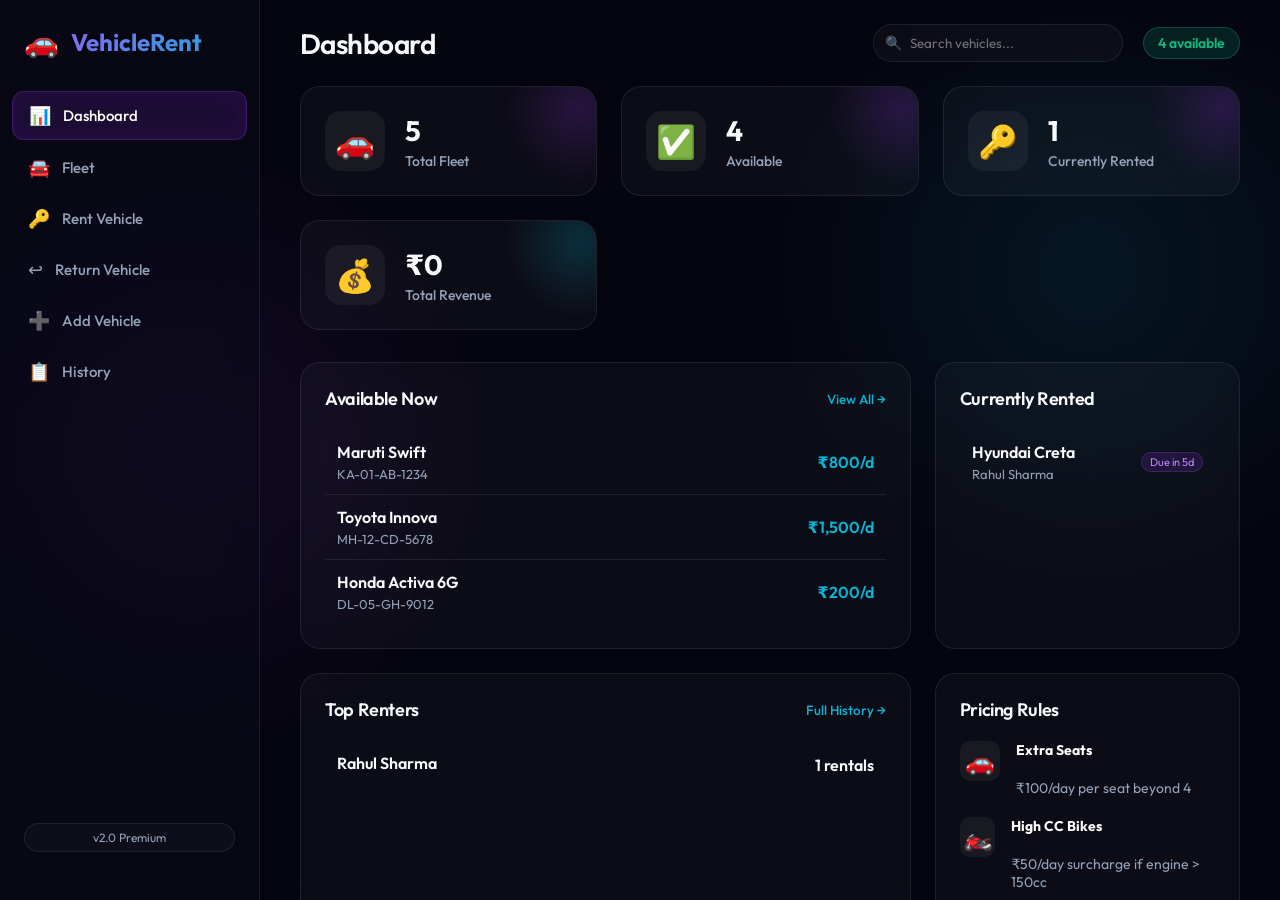
<file: index.html>
<!DOCTYPE html>
<html lang="en">
<head>
  <meta charset="UTF-8" />
  <meta name="viewport" content="width=device-width, initial-scale=1.0" />
  <title>VehicleRent — Premium Rental System</title>
  <meta name="description" content="A modern vehicle rental management system for cars and bikes." />
  <link rel="preconnect" href="https://fonts.googleapis.com" />
  <link rel="preconnect" href="https://fonts.gstatic.com" crossorigin />
  <link href="https://fonts.googleapis.com/css2?family=Outfit:wght@300;400;500;600;700;800&display=swap" rel="stylesheet" />
  <link rel="stylesheet" href="style.css" />
</head>
<body>

  <aside class="sidebar" id="sidebar">
    <div class="sidebar-logo">
      <div class="logo-icon">🚗</div>
      <span class="logo-text">VehicleRent</span>
    </div>

    <nav class="sidebar-nav">
      <button class="nav-btn active" data-section="dashboard" id="nav-dashboard">
        <span class="nav-icon">📊</span>
        <span class="nav-label">Dashboard</span>
      </button>
      <button class="nav-btn" data-section="fleet" id="nav-fleet">
        <span class="nav-icon">🚘</span>
        <span class="nav-label">Fleet</span>
      </button>
      <button class="nav-btn" data-section="rent" id="nav-rent">
        <span class="nav-icon">🔑</span>
        <span class="nav-label">Rent Vehicle</span>
      </button>
      <button class="nav-btn" data-section="return" id="nav-return">
        <span class="nav-icon">↩️</span>
        <span class="nav-label">Return Vehicle</span>
      </button>
      <button class="nav-btn" data-section="add" id="nav-add">
        <span class="nav-icon">➕</span>
        <span class="nav-label">Add Vehicle</span>
      </button>
      <button class="nav-btn" data-section="history" id="nav-history">
        <span class="nav-icon">📋</span>
        <span class="nav-label">History</span>
      </button>
    </nav>

    <div class="sidebar-footer">
      <div class="version-badge">v2.0 Premium</div>
    </div>
  </aside>

  <main class="main-content">

    <header class="topbar">
      <div class="topbar-left">
        <button class="menu-toggle" id="menuToggle">☰</button>
        <h1 class="page-title" id="pageTitle">Dashboard</h1>
      </div>
      <div class="topbar-right">
        <div class="search-wrapper">
          <span class="search-icon">🔍</span>
          <input type="text" id="globalSearch" class="search-input" placeholder="Search vehicles..." />
        </div>
        <div class="topbar-badge">
          <span id="availableCount">0</span> available
        </div>
      </div>
    </header>

    <section class="section active" id="section-dashboard">
      <div class="stats-grid">
        <div class="stat-card stat-total">
          <div class="stat-icon">🚗</div>
          <div class="stat-info">
            <div class="stat-value" id="stat-total">0</div>
            <div class="stat-label">Total Fleet</div>
          </div>
          <div class="stat-glow"></div>
        </div>
        <div class="stat-card stat-available">
          <div class="stat-icon">✅</div>
          <div class="stat-info">
            <div class="stat-value" id="stat-available">0</div>
            <div class="stat-label">Available</div>
          </div>
          <div class="stat-glow"></div>
        </div>
        <div class="stat-card stat-rented">
          <div class="stat-icon">🔑</div>
          <div class="stat-info">
            <div class="stat-value" id="stat-rented">0</div>
            <div class="stat-label">Currently Rented</div>
          </div>
          <div class="stat-glow"></div>
        </div>
        <div class="stat-card stat-revenue">
          <div class="stat-icon">💰</div>
          <div class="stat-info">
            <div class="stat-value" id="stat-revenue">₹0</div>
            <div class="stat-label">Total Revenue</div>
          </div>
          <div class="stat-glow"></div>
        </div>
      </div>

      <div class="dashboard-grid">

        <div class="dash-card">
          <div class="dash-card-header">
            <h2 class="dash-card-title">Available Now</h2>
            <button class="link-btn" data-section="fleet">View All →</button>
          </div>
          <div class="mini-fleet" id="dashAvailable"></div>
        </div>

        <div class="dash-card">
          <div class="dash-card-header">
            <h2 class="dash-card-title">Currently Rented</h2>
          </div>
          <div class="rented-list" id="dashRented"></div>
        </div>

        <div class="dash-card">
          <div class="dash-card-header">
            <h2 class="dash-card-title">Top Renters</h2>
            <button class="link-btn" data-section="history">Full History →</button>
          </div>
          <div id="dashRenters"></div>
        </div>

        <div class="dash-card">
          <div class="dash-card-header">
            <h2 class="dash-card-title">Pricing Rules</h2>
          </div>
          <div class="rules-list">
            <div class="rule-item">
              <span class="rule-icon">🚗</span>
              <div><strong>Extra Seats</strong><br/>₹100/day per seat beyond 4</div>
            </div>
            <div class="rule-item">
              <span class="rule-icon">🏍️</span>
              <div><strong>High CC Bikes</strong><br/>₹50/day surcharge if engine &gt; 150cc</div>
            </div>
            <div class="rule-item">
              <span class="rule-icon">📅</span>
              <div><strong>Long-Term Discount</strong><br/>10% off for rentals &gt; 7 days</div>
            </div>
            <div class="rule-item">
              <span class="rule-icon">⭐</span>
              <div><strong>Loyalty Discount</strong><br/>5% off for returning customers</div>
            </div>
            <div class="rule-item">
              <span class="rule-icon">⚠️</span>
              <div><strong>Late Return Penalty</strong><br/>20% of base rate per extra day</div>
            </div>
          </div>
        </div>
      </div>
    </section>

    <section class="section" id="section-fleet">
      <div class="fleet-controls">
        <div class="filter-tabs">
          <button class="filter-btn active" data-filter="all" id="filter-all">All</button>
          <button class="filter-btn" data-filter="car" id="filter-car">Cars</button>
          <button class="filter-btn" data-filter="bike" id="filter-bike">Bikes</button>
          <button class="filter-btn" data-filter="available" id="filter-available">Available</button>
          <button class="filter-btn" data-filter="rented" id="filter-rented">Rented</button>
        </div>
        <button class="btn-primary" id="fleetAddBtn">+ Add Vehicle</button>
      </div>
      <div class="vehicles-grid" id="vehiclesGrid"></div>
      <div class="empty-state hidden" id="fleetEmpty">
        <div class="empty-icon">🚗</div>
        <p>No vehicles found.</p>
      </div>
    </section>

    <section class="section" id="section-rent">
      <div class="form-container">
        <div class="form-card">
          <div class="form-card-header">
            <div class="form-card-icon">🔑</div>
            <div>
              <h2>Rent a Vehicle</h2>
              <p class="form-subtitle">Fill in the details to rent a vehicle from the fleet.</p>
            </div>
          </div>

          <div class="form-body">
            <div class="form-group">
              <label class="form-label" for="rentVehicleSelect">Select Vehicle</label>
              <select class="form-control" id="rentVehicleSelect">
                <option value="">— Choose an available vehicle —</option>
              </select>
            </div>

            <div class="vehicle-preview hidden" id="rentPreview">
              <div class="preview-card" id="rentPreviewCard"></div>
            </div>

            <div class="form-group">
              <label class="form-label" for="rentRenterName">Renter Name</label>
              <input type="text" class="form-control" id="rentRenterName" placeholder="e.g. Rahul Sharma" />
            </div>

            <div class="form-group">
              <label class="form-label" for="rentDays">Number of Days</label>
              <input type="number" class="form-control" id="rentDays" min="1" max="365" placeholder="e.g. 5" />
            </div>

            <div class="form-group">
              <label class="form-label" for="rentStartDate">Start Date</label>
              <input type="date" class="form-control" id="rentStartDate" />
            </div>

            <div class="cost-preview hidden" id="costPreview">
              <div class="cost-breakdown" id="costBreakdown"></div>
            </div>

            <button class="btn-primary btn-full" id="rentSubmitBtn">🔑 Confirm Rental</button>
          </div>
        </div>
      </div>
    </section>

    <section class="section" id="section-return">
      <div class="form-container">
        <div class="form-card">
          <div class="form-card-header">
            <div class="form-card-icon">↩️</div>
            <div>
              <h2>Return a Vehicle</h2>
              <p class="form-subtitle">Process a vehicle return and calculate the final bill.</p>
            </div>
          </div>

          <div class="form-body">
            <div class="form-group">
              <label class="form-label" for="returnVehicleSelect">Select Rented Vehicle</label>
              <select class="form-control" id="returnVehicleSelect">
                <option value="">— Choose a rented vehicle —</option>
              </select>
            </div>

            <div class="return-preview hidden" id="returnPreview">
              <div class="preview-card" id="returnPreviewCard"></div>
            </div>

            <div class="form-group">
              <label class="form-label" for="returnActualDays">Actual Days Kept</label>
              <input type="number" class="form-control" id="returnActualDays" min="1" placeholder="Leave blank to auto-calculate" />
              <span class="form-hint">Leave blank to auto-calculate from start date</span>
            </div>

            <div class="return-bill hidden" id="returnBill"></div>

            <button class="btn-danger btn-full" id="returnSubmitBtn">↩️ Process Return</button>
          </div>
        </div>
      </div>
    </section>

    <section class="section" id="section-add">
      <div class="form-container">
        <div class="form-card">
          <div class="form-card-header">
            <div class="form-card-icon">➕</div>
            <div>
              <h2>Add New Vehicle</h2>
              <p class="form-subtitle">Register a new vehicle to the fleet.</p>
            </div>
          </div>

          <div class="form-body">
            <div class="type-toggle-group">
              <button class="type-toggle active" data-type="Car" id="typeToggleCar">🚗 Car</button>
              <button class="type-toggle" data-type="Bike" id="typeToggleBike">🏍️ Bike</button>
            </div>

            <div class="form-grid">
              <div class="form-group">
                <label class="form-label" for="addVehicleNum">Vehicle Number</label>
                <input type="text" class="form-control" id="addVehicleNum" placeholder="e.g. KA-01-AB-1234" />
              </div>
              <div class="form-group">
                <label class="form-label" for="addBrand">Brand / Model</label>
                <input type="text" class="form-control" id="addBrand" placeholder="e.g. Maruti Swift" />
              </div>
              <div class="form-group">
                <label class="form-label" for="addBasePrice">Base Price / Day (₹)</label>
                <input type="number" class="form-control" id="addBasePrice" min="1" placeholder="e.g. 800" />
              </div>

              <div class="form-group" id="carField">
                <label class="form-label" for="addSeats">Number of Seats</label>
                <input type="number" class="form-control" id="addSeats" min="1" max="50" placeholder="e.g. 5" />
              </div>

              <div class="form-group hidden" id="bikeField">
                <label class="form-label" for="addEngineCC">Engine CC</label>
                <input type="number" class="form-control" id="addEngineCC" min="1" placeholder="e.g. 200" />
              </div>
            </div>

            <div class="add-preview" id="addPreview"></div>

            <button class="btn-primary btn-full" id="addSubmitBtn">➕ Add to Fleet</button>
          </div>
        </div>
      </div>
    </section>

    <section class="section" id="section-history">
      <div class="history-grid">
        <div class="dash-card">
          <div class="dash-card-header">
            <h2 class="dash-card-title">Rental Transactions</h2>
            <button class="btn-outline btn-sm" id="clearHistoryBtn">Clear</button>
          </div>
          <div id="transactionList"></div>
        </div>
        <div class="dash-card">
          <div class="dash-card-header">
            <h2 class="dash-card-title">Renter Leaderboard</h2>
          </div>
          <div id="renterLeaderboard"></div>
        </div>
      </div>
    </section>

  </main>

  <div class="toast-container" id="toastContainer"></div>

  <div class="modal-overlay hidden" id="confirmModal">
    <div class="modal">
      <h3 id="confirmTitle">Confirm Action</h3>
      <p id="confirmMessage"></p>
      <div class="modal-actions">
        <button class="btn-outline" id="confirmCancel">Cancel</button>
        <button class="btn-danger" id="confirmOk">Confirm</button>
      </div>
    </div>
  </div>

  <script src="app.js"></script>
</body>
</html>
</file>
<file: style.css>
:root {

  --bg-dark: #05050f;
  --bg-surface: rgba(255, 255, 255, 0.03);
  --bg-surface-hover: rgba(255, 255, 255, 0.06);
  --border-glass: rgba(255, 255, 255, 0.08);
  --primary-purple: #9333ea;
  --primary-cyan: #06b6d4;
  --accent-gradient: linear-gradient(135deg, #a855f7, #06b6d4);
  --text-main: #f8fafc;
  --text-muted: #94a3b8;
  --success: #10b981;
  --danger: #ef4444;
  --warning: #f59e0b;

  --font-main: 'Outfit', system-ui, -apple-system, sans-serif;
}

* {
  box-sizing: border-box;
  margin: 0;
  padding: 0;
}

body {
  background-color: var(--bg-dark);
  color: var(--text-main);
  font-family: var(--font-main);
  display: flex;
  min-height: 100vh;
  overflow-x: hidden;
  background-image: 
    radial-gradient(circle at 15% 50%, rgba(147, 51, 234, 0.1), transparent 25%),
    radial-gradient(circle at 85% 30%, rgba(6, 182, 212, 0.1), transparent 25%);
}

h1, h2, h3 { font-weight: 600; letter-spacing: -0.02em; }
button { cursor: pointer; font-family: inherit; }
a { color: inherit; text-decoration: none; }
.hidden { display: none !important; }

.sidebar {
  width: 260px;
  background: rgba(10, 10, 25, 0.6);
  backdrop-filter: blur(20px);
  border-right: 1px solid var(--border-glass);
  display: flex;
  flex-direction: column;
  padding: 24px 0;
  z-index: 10;
  transition: all 0.3s ease;
}

.sidebar-logo {
  display: flex;
  align-items: center;
  gap: 12px;
  padding: 0 24px 32px;
  font-size: 24px;
  font-weight: 700;
  background: var(--accent-gradient);
  -webkit-background-clip: text;
  -webkit-text-fill-color: transparent;
}

.logo-icon { font-size: 28px; -webkit-text-fill-color: initial; }

.sidebar-nav {
  display: flex;
  flex-direction: column;
  gap: 4px;
  padding: 0 12px;
  flex: 1;
}

.nav-btn {
  display: flex;
  align-items: center;
  gap: 12px;
  padding: 12px 16px;
  background: transparent;
  border: none;
  color: var(--text-muted);
  font-size: 15px;
  font-weight: 500;
  border-radius: 12px;
  transition: all 0.2s ease;
  text-align: left;
}

.nav-btn:hover {
  background: var(--bg-surface);
  color: var(--text-main);
}

.nav-btn.active {
  background: rgba(147, 51, 234, 0.15);
  color: #fff;
  border: 1px solid rgba(147, 51, 234, 0.3);
  box-shadow: inset 0 0 20px rgba(147, 51, 234, 0.1);
}

.nav-icon { font-size: 18px; }

.sidebar-footer { padding: 24px; }
.version-badge {
  background: var(--bg-surface);
  border: 1px solid var(--border-glass);
  padding: 6px 12px;
  border-radius: 20px;
  font-size: 12px;
  color: var(--text-muted);
  text-align: center;
}

.main-content {
  flex: 1;
  display: flex;
  flex-direction: column;
  height: 100vh;
  overflow-y: auto;
}

.topbar {
  display: flex;
  justify-content: space-between;
  align-items: center;
  padding: 24px 40px;
  background: linear-gradient(to bottom, rgba(5,5,15,0.9) 0%, rgba(5,5,15,0) 100%);
  position: sticky;
  top: 0;
  z-index: 5;
}

.topbar-left { display: flex; align-items: center; gap: 16px; }
.menu-toggle { display: none; background: none; border: none; color: #fff; font-size: 24px; }
.page-title { font-size: 28px; }

.topbar-right { display: flex; align-items: center; gap: 20px; }
.search-wrapper { position: relative; }
.search-icon { position: absolute; left: 12px; top: 50%; transform: translateY(-50%); font-size: 14px; opacity: 0.5; }
.search-input {
  background: var(--bg-surface);
  border: 1px solid var(--border-glass);
  color: #fff;
  padding: 10px 16px 10px 36px;
  border-radius: 20px;
  width: 250px;
  font-family: var(--font-main);
  outline: none;
  transition: all 0.3s ease;
}
.search-input:focus {
  border-color: var(--primary-purple);
  box-shadow: 0 0 0 2px rgba(147, 51, 234, 0.2);
}
.topbar-badge {
  background: rgba(16, 185, 129, 0.15);
  color: var(--success);
  padding: 6px 14px;
  border-radius: 20px;
  font-weight: 600;
  font-size: 14px;
  border: 1px solid rgba(16, 185, 129, 0.3);
}

.section { display: none; padding: 0 40px 40px; animation: fadeIn 0.3s ease; }
.section.active { display: block; }
@keyframes fadeIn { from { opacity: 0; transform: translateY(10px); } to { opacity: 1; transform: translateY(0); } }

.stats-grid { display: grid; grid-template-columns: repeat(auto-fit, minmax(220px, 1fr)); gap: 24px; margin-bottom: 32px; }
.stat-card {
  position: relative;
  background: var(--bg-surface);
  border: 1px solid var(--border-glass);
  border-radius: 20px;
  padding: 24px;
  display: flex;
  align-items: center;
  gap: 20px;
  overflow: hidden;
  backdrop-filter: blur(10px);
}
.stat-icon {
  font-size: 32px;
  width: 60px;
  height: 60px;
  display: flex;
  align-items: center;
  justify-content: center;
  background: rgba(255, 255, 255, 0.05);
  border-radius: 16px;
}
.stat-info { z-index: 1; }
.stat-value { font-size: 28px; font-weight: 700; margin-bottom: 4px; }
.stat-label { color: var(--text-muted); font-size: 14px; font-weight: 500; }
.stat-glow {
  position: absolute;
  top: -50%;
  right: -20%;
  width: 150px;
  height: 150px;
  background: radial-gradient(circle, rgba(147, 51, 234, 0.2) 0%, transparent 70%);
  border-radius: 50%;
  z-index: 0;
}
.stat-revenue .stat-glow { background: radial-gradient(circle, rgba(6, 182, 212, 0.2) 0%, transparent 70%); }

.dashboard-grid { display: grid; grid-template-columns: 2fr 1fr; gap: 24px; }
.dash-card {
  background: var(--bg-surface);
  border: 1px solid var(--border-glass);
  border-radius: 20px;
  padding: 24px;
  backdrop-filter: blur(10px);
}
.dash-card-header { display: flex; justify-content: space-between; align-items: center; margin-bottom: 20px; }
.dash-card-title { font-size: 18px; }
.link-btn { background: none; border: none; color: var(--primary-cyan); font-weight: 500; }
.link-btn:hover { text-decoration: underline; }

.fleet-controls { display: flex; justify-content: space-between; align-items: center; margin-bottom: 24px; }
.filter-tabs { display: flex; gap: 8px; background: var(--bg-surface); padding: 4px; border-radius: 12px; border: 1px solid var(--border-glass); }
.filter-btn {
  background: none; border: none; color: var(--text-muted); padding: 8px 16px; border-radius: 8px; font-weight: 500; transition: all 0.2s;
}
.filter-btn:hover { color: #fff; }
.filter-btn.active { background: rgba(255,255,255,0.1); color: #fff; }

.vehicles-grid { display: grid; grid-template-columns: repeat(auto-fill, minmax(280px, 1fr)); gap: 24px; }
.vehicle-card {
  background: var(--bg-surface);
  border: 1px solid var(--border-glass);
  border-radius: 20px;
  padding: 20px;
  transition: transform 0.2s, box-shadow 0.2s;
  display: flex;
  flex-direction: column;
}
.vehicle-card:hover { transform: translateY(-5px); box-shadow: 0 10px 30px rgba(0,0,0,0.5); border-color: rgba(147, 51, 234, 0.3); }

.vc-header { display: flex; justify-content: space-between; align-items: flex-start; margin-bottom: 16px; }
.vc-type-icon { font-size: 36px; }
.vc-status {
  font-size: 12px; font-weight: 600; padding: 4px 10px; border-radius: 12px; text-transform: uppercase;
}
.status-available { background: rgba(16, 185, 129, 0.15); color: var(--success); border: 1px solid rgba(16, 185, 129, 0.3); }
.status-rented { background: rgba(239, 68, 68, 0.15); color: var(--danger); border: 1px solid rgba(239, 68, 68, 0.3); }

.vc-brand { font-size: 20px; font-weight: 600; margin-bottom: 4px; }
.vc-number { color: var(--text-muted); font-size: 14px; margin-bottom: 16px; font-family: monospace; }
.vc-details { background: rgba(0,0,0,0.3); padding: 12px; border-radius: 12px; margin-bottom: 16px; flex: 1; }
.vc-detail-row { display: flex; justify-content: space-between; font-size: 14px; margin-bottom: 8px; }
.vc-detail-row:last-child { margin-bottom: 0; }
.vc-price { font-size: 20px; font-weight: 700; color: var(--primary-cyan); }
.vc-actions { display: flex; gap: 10px; }

.btn-primary {
  background: var(--accent-gradient); color: #fff; border: none; padding: 12px 24px; border-radius: 12px;
  font-weight: 600; font-size: 15px; box-shadow: 0 4px 15px rgba(147, 51, 234, 0.3); transition: opacity 0.2s;
}
.btn-primary:hover { opacity: 0.9; }
.btn-danger {
  background: rgba(239, 68, 68, 0.15); color: var(--danger); border: 1px solid rgba(239, 68, 68, 0.3);
  padding: 12px 24px; border-radius: 12px; font-weight: 600; font-size: 15px; transition: all 0.2s;
}
.btn-danger:hover { background: var(--danger); color: #fff; }
.btn-outline {
  background: transparent; color: var(--text-main); border: 1px solid var(--border-glass);
  padding: 12px 24px; border-radius: 12px; font-weight: 600; font-size: 15px; transition: background 0.2s;
}
.btn-outline:hover { background: var(--bg-surface-hover); }
.btn-full { width: 100%; margin-top: 10px; }
.btn-sm { padding: 6px 12px; font-size: 13px; }

.form-container { max-width: 600px; margin: 0 auto; }
.form-card { background: var(--bg-surface); border: 1px solid var(--border-glass); border-radius: 20px; overflow: hidden; backdrop-filter: blur(10px); }
.form-card-header { display: flex; align-items: center; gap: 20px; padding: 30px; background: rgba(0,0,0,0.2); border-bottom: 1px solid var(--border-glass); }
.form-card-icon { font-size: 40px; }
.form-subtitle { color: var(--text-muted); margin-top: 4px; }
.form-body { padding: 30px; display: flex; flex-direction: column; gap: 20px; }
.form-grid { display: grid; grid-template-columns: 1fr 1fr; gap: 20px; }
.form-group { display: flex; flex-direction: column; gap: 8px; }
.form-group.full { grid-column: 1 / -1; }
.form-label { font-size: 14px; font-weight: 500; color: var(--text-muted); }
.form-control {
  background: rgba(0,0,0,0.2); border: 1px solid var(--border-glass); color: #fff;
  padding: 12px 16px; border-radius: 12px; font-family: var(--font-main); font-size: 15px; outline: none; transition: border-color 0.2s;
}
.form-control:focus { border-color: var(--primary-purple); }
.form-control option { background: var(--bg-dark); }
.form-hint { font-size: 12px; color: var(--text-muted); }

.type-toggle-group { display: flex; background: rgba(0,0,0,0.2); border-radius: 12px; padding: 4px; border: 1px solid var(--border-glass); margin-bottom: 10px; }
.type-toggle { flex: 1; background: none; border: none; padding: 10px; color: var(--text-muted); border-radius: 8px; font-weight: 600; transition: all 0.2s; }
.type-toggle.active { background: var(--bg-surface); color: #fff; box-shadow: 0 2px 8px rgba(0,0,0,0.2); border: 1px solid var(--border-glass); }

.cost-breakdown, .return-bill { background: rgba(0,0,0,0.3); border: 1px solid var(--border-glass); border-radius: 12px; padding: 20px; }
.bill-row { display: flex; justify-content: space-between; margin-bottom: 10px; font-size: 15px; }
.bill-total { display: flex; justify-content: space-between; margin-top: 15px; padding-top: 15px; border-top: 1px dashed var(--border-glass); font-size: 20px; font-weight: 700; color: var(--primary-cyan); }
.rule-item { display: flex; gap: 16px; margin-bottom: 20px; font-size: 14px; color: var(--text-muted); }
.rule-item strong { color: #fff; display: block; margin-bottom: 2px; }
.rule-icon { font-size: 24px; background: rgba(255,255,255,0.05); width: 40px; height: 40px; border-radius: 10px; display: flex; align-items: center; justify-content: center; }

.toast-container { position: fixed; bottom: 24px; right: 24px; display: flex; flex-direction: column; gap: 10px; z-index: 100; }
.toast {
  background: var(--bg-surface); border: 1px solid var(--border-glass); backdrop-filter: blur(10px);
  padding: 16px 20px; border-radius: 12px; color: #fff; box-shadow: 0 10px 30px rgba(0,0,0,0.5);
  display: flex; align-items: center; gap: 12px; min-width: 300px;
  animation: slideIn 0.3s ease forwards;
}
.toast.success { border-left: 4px solid var(--success); }
.toast.error { border-left: 4px solid var(--danger); }
.toast.fade-out { animation: fadeOut 0.3s ease forwards; }
@keyframes slideIn { from { opacity: 0; transform: translateX(50px); } to { opacity: 1; transform: translateX(0); } }
@keyframes fadeOut { from { opacity: 1; transform: translateX(0); } to { opacity: 0; transform: translateX(50px); } }

.modal-overlay { position: fixed; inset: 0; background: rgba(0,0,0,0.7); backdrop-filter: blur(5px); display: flex; align-items: center; justify-content: center; z-index: 200; }
.modal { background: var(--bg-dark); border: 1px solid var(--border-glass); padding: 30px; border-radius: 20px; max-width: 400px; width: 90%; }
.modal h3 { margin-bottom: 10px; }
.modal p { color: var(--text-muted); margin-bottom: 24px; }
.modal-actions { display: flex; justify-content: flex-end; gap: 12px; }

.list-item { display: flex; justify-content: space-between; align-items: center; padding: 12px; border-bottom: 1px solid var(--border-glass); }
.list-item:last-child { border-bottom: none; }
.list-item-title { font-weight: 600; margin-bottom: 4px; }
.list-item-sub { font-size: 13px; color: var(--text-muted); }
.badge-loyal { background: rgba(147, 51, 234, 0.15); color: #c084fc; padding: 2px 8px; border-radius: 10px; font-size: 11px; margin-left: 8px; border: 1px solid rgba(147, 51, 234, 0.3); }

@media (max-width: 768px) {
  .dashboard-grid { grid-template-columns: 1fr; }
  .sidebar { position: fixed; height: 100vh; transform: translateX(-100%); }
  .sidebar.open { transform: translateX(0); }
  .menu-toggle { display: block; }
  .form-grid { grid-template-columns: 1fr; }
  .topbar { padding: 20px; }
  .section { padding: 0 20px 20px; }
}
</file>
